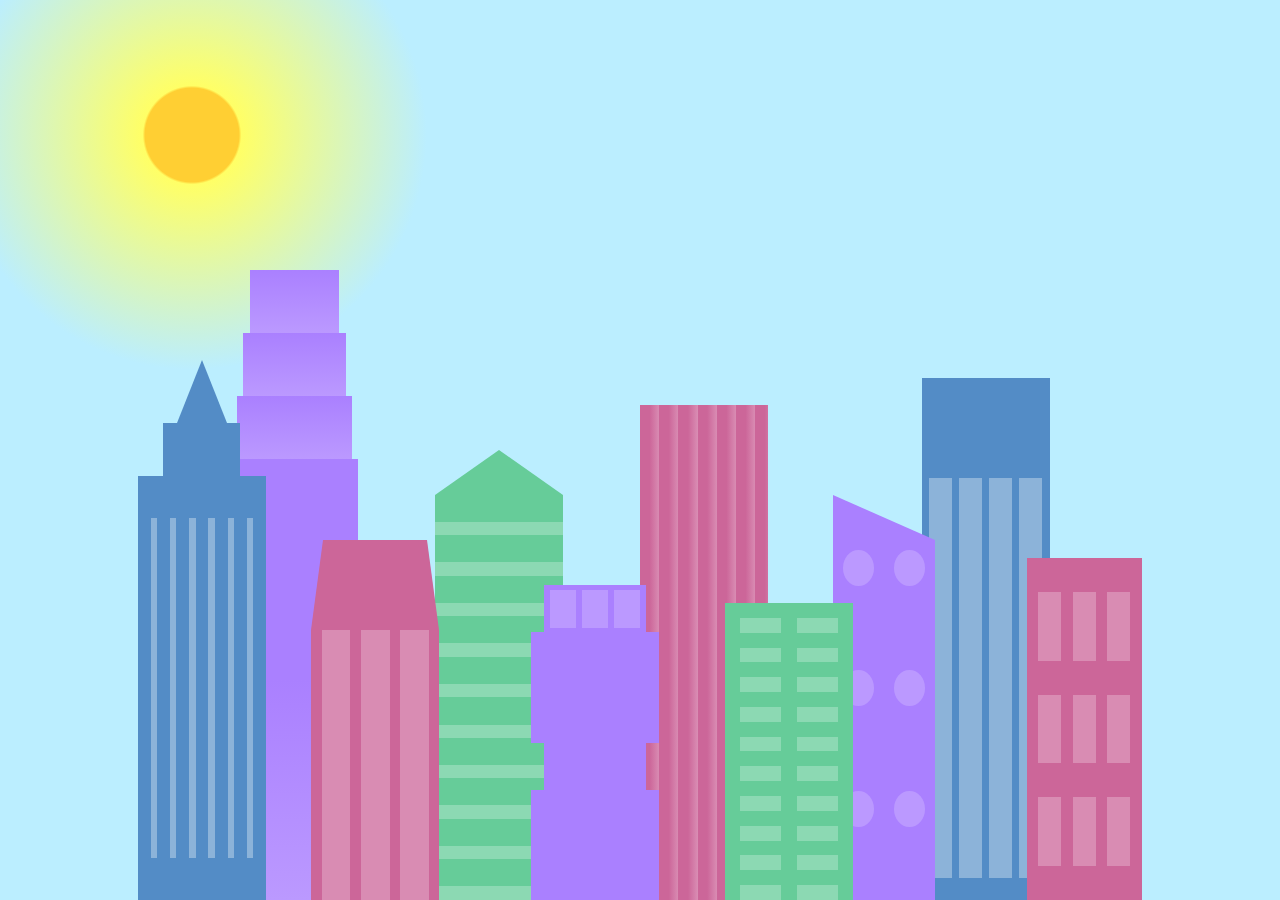
<file: ResponsiveWebDesign/CitySkyline/index.html>
<!DOCTYPE html>
<html lang="en">
    <head>
        <meta charset="UTF-8">
        <meta name="viewport" content="width=device-width, initial-scale=1.0" />
        <link rel="stylesheet" href="styles.css" />
        <title>City Skyline</title>
    </head>
    <body>
        <div class="background-buildings sky">
            <div></div>
            <div></div>
            <div class="bb1 building-wrap">
                <div class="bb1a bb1-window"></div>
                <div class="bb1b bb1-window"></div>
                <div class="bb1c bb1-window"></div>
                <div class="bb1d"></div>
            </div>
            <div class="bb2">
                <div class="bb2a"></div>
                <div class="bb2b"></div>
            </div>
            <div class="bb3"></div>
            <div></div>
            <div class="bb4 building-wrap">
                <div class="bb4a"></div>
                <div class="bb4b"></div>
                <div class="bb4c window-wrap">
                    <div class="bb4-window"></div>
                    <div class="bb4-window"></div>
                    <div class="bb4-window"></div>
                    <div class="bb4-window"></div>
                </div>
            </div>
            <div></div>
            <div></div>
        </div>
        <div class="foreground-buildings">
            <div></div>
            <div></div>
            <div class="fb1 building-wrap">
                <div class="fb1a"></div>
                <div class="fb1b"></div>
                <div class="fb1c"></div>
            </div>
            <div class="fb2">
                <div class="fb2a"></div>
                <div class="fb2b window-wrap">
                    <div class="fb2-window"></div>
                    <div class="fb2-window"></div>
                    <div class="fb2-window"></div>
                    
                </div>
            </div>
            <div></div>
            <div class="fb3 building-wrap">
                <div class="fb3a window-wrap">
                    <div class="fb3-window"></div>
                    <div class="fb3-window"></div>
                    <div class="fb3-window"></div>
                </div>
                <div class="fb3b"></div>
                <div class="fb3a"></div>
                <div class="fb3b"></div>
            </div>
            <div class="fb4">
                <div class="fb4a"></div>
                <div class="fb4b">
                    <div class="fb4-window"></div>
                    <div class="fb4-window"></div>
                    <div class="fb4-window"></div>
                    <div class="fb4-window"></div>
                    <div class="fb4-window"></div>
                    <div class="fb4-window"></div>
                </div>
            </div>
            <div class="fb5"></div>
            <div class="fb6"></div>
            <div></div>
            <div></div>
        </div>
    </body>
</html>
</file>
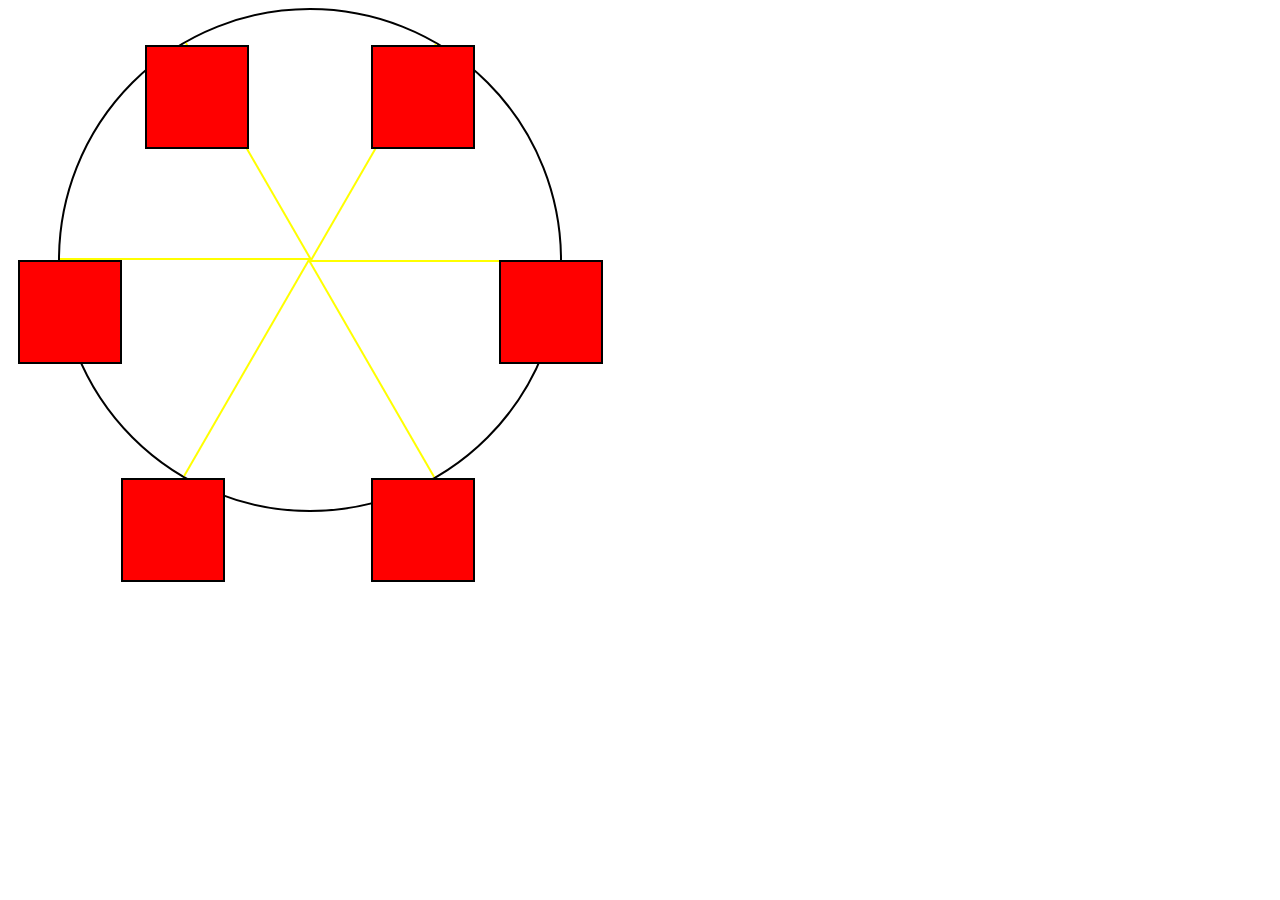
<file: ResponsiveWebDesign/CSSAnimationFerrisWheel/index.html>
<!DOCTYPE html>
<html lang="en">
  <head>
    <meta charset="UTF-8"/>
    <title>Ferris Wheel</title>
    <link rel="stylesheet" href="./styles.css" />
  </head>
  <body>
    <div class="wheel">
        <span class="line"></span>
        <span class="line"></span>
        <span class="line"></span>
        <span class="line"></span>
        <span class="line"></span>
        <span class="line"></span>
        
        <div class="cabin"></div>
        <div class="cabin"></div>
        <div class="cabin"></div>
        <div class="cabin"></div>
        <div class="cabin"></div>
        <div class="cabin"></div>
      </div>
  </body>
</html>
</file>
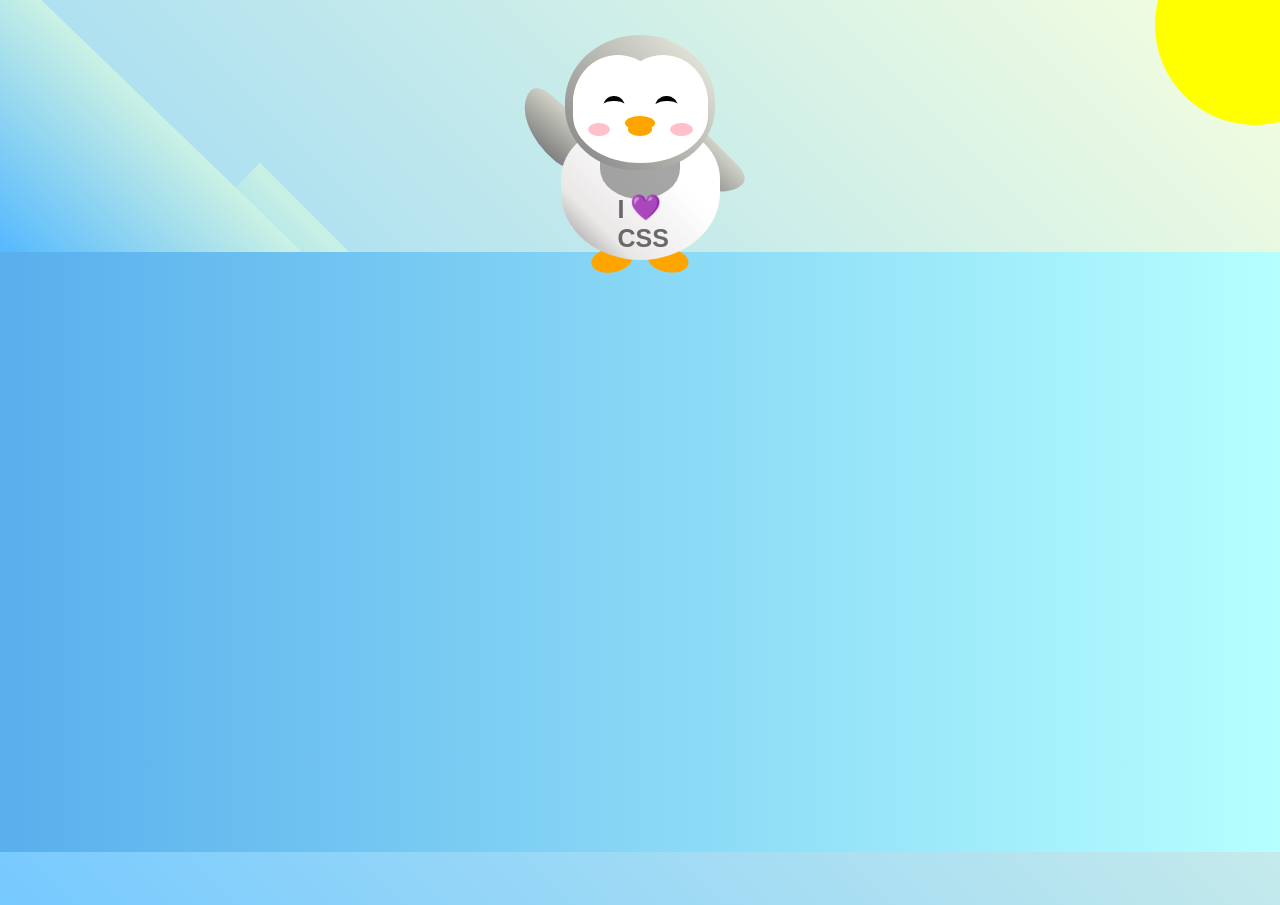
<file: ResponsiveWebDesign/CSSTransformsPenguin/index.html>
<!DOCTYPE html>
<html lang="en">
    <head>
        <meta charset="UTF-8">
        <meta name="viewport" content="width=device-width, initial-scale=1.0">
        <title>CSSTransformsPenguin</title>
        <link rel="stylesheet" href="styles.css">
    </head>
    <body>
        <div class="left-mountain"></div>
        <div class="back-mountain"></div>
        <div class="sun"></div>
        
        
        <div class="penguin">
            <div class="penguin-head">
                <div class="left face"></div>
                <div class="right face"></div>
                <div class="chin"></div>

                <div class="left eye">
                    <div class="eye-lid"></div>
                </div>

                <div class="right eye">
                    <div class="eye-lid"></div>
                </div>
                <div class="left blush"></div>
                <div class="right blush"></div>

                <div class="top beak"></div>
                <div class="bottom beak"></div>
            </div>

            <div class="shirt">
                <div>💜</div>
                <p>I CSS</p>
            </div>
            <div class="penguin-body">
                <div class="left arm"></div>
                <div class="right arm"></div>
                <div class="left foot"></div>
                <div class="right foot"></div>
            </div>
        </div>
        <div class="ground"></div>
    </body>
</html>
</file>
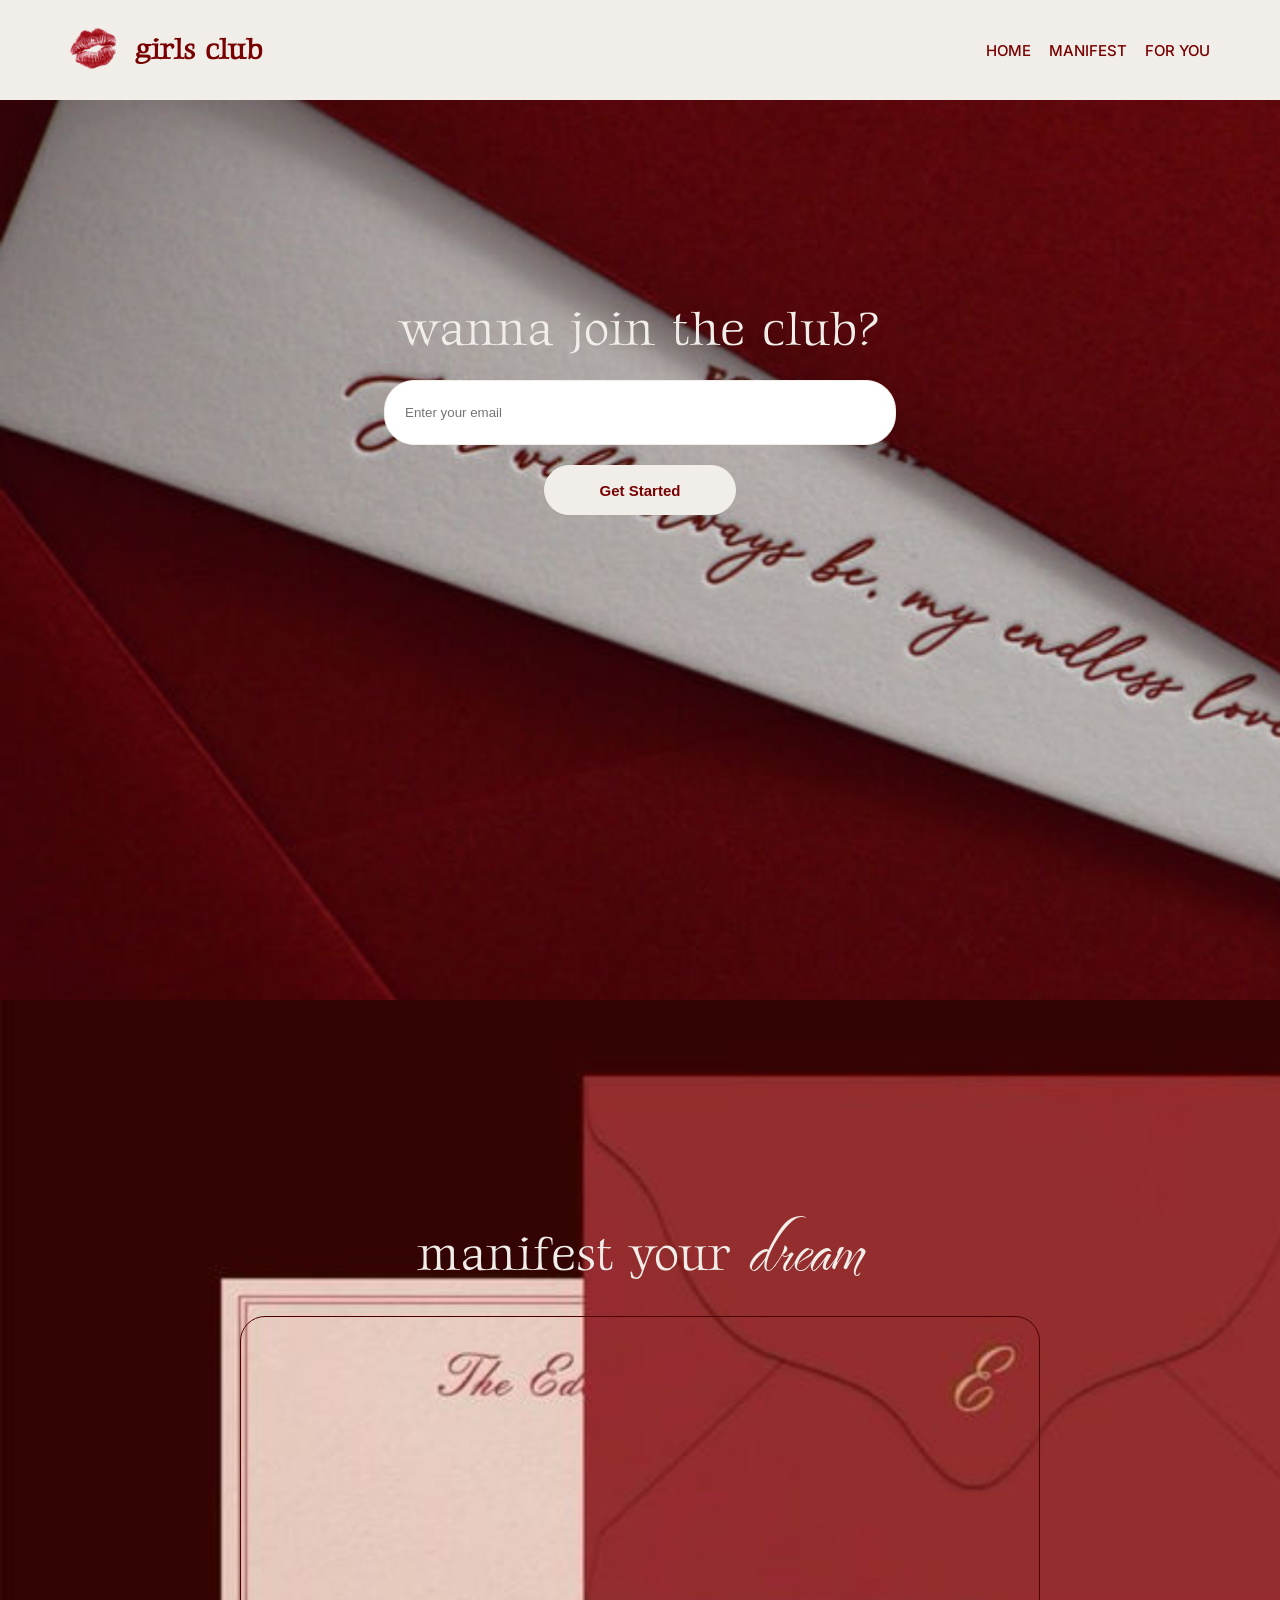
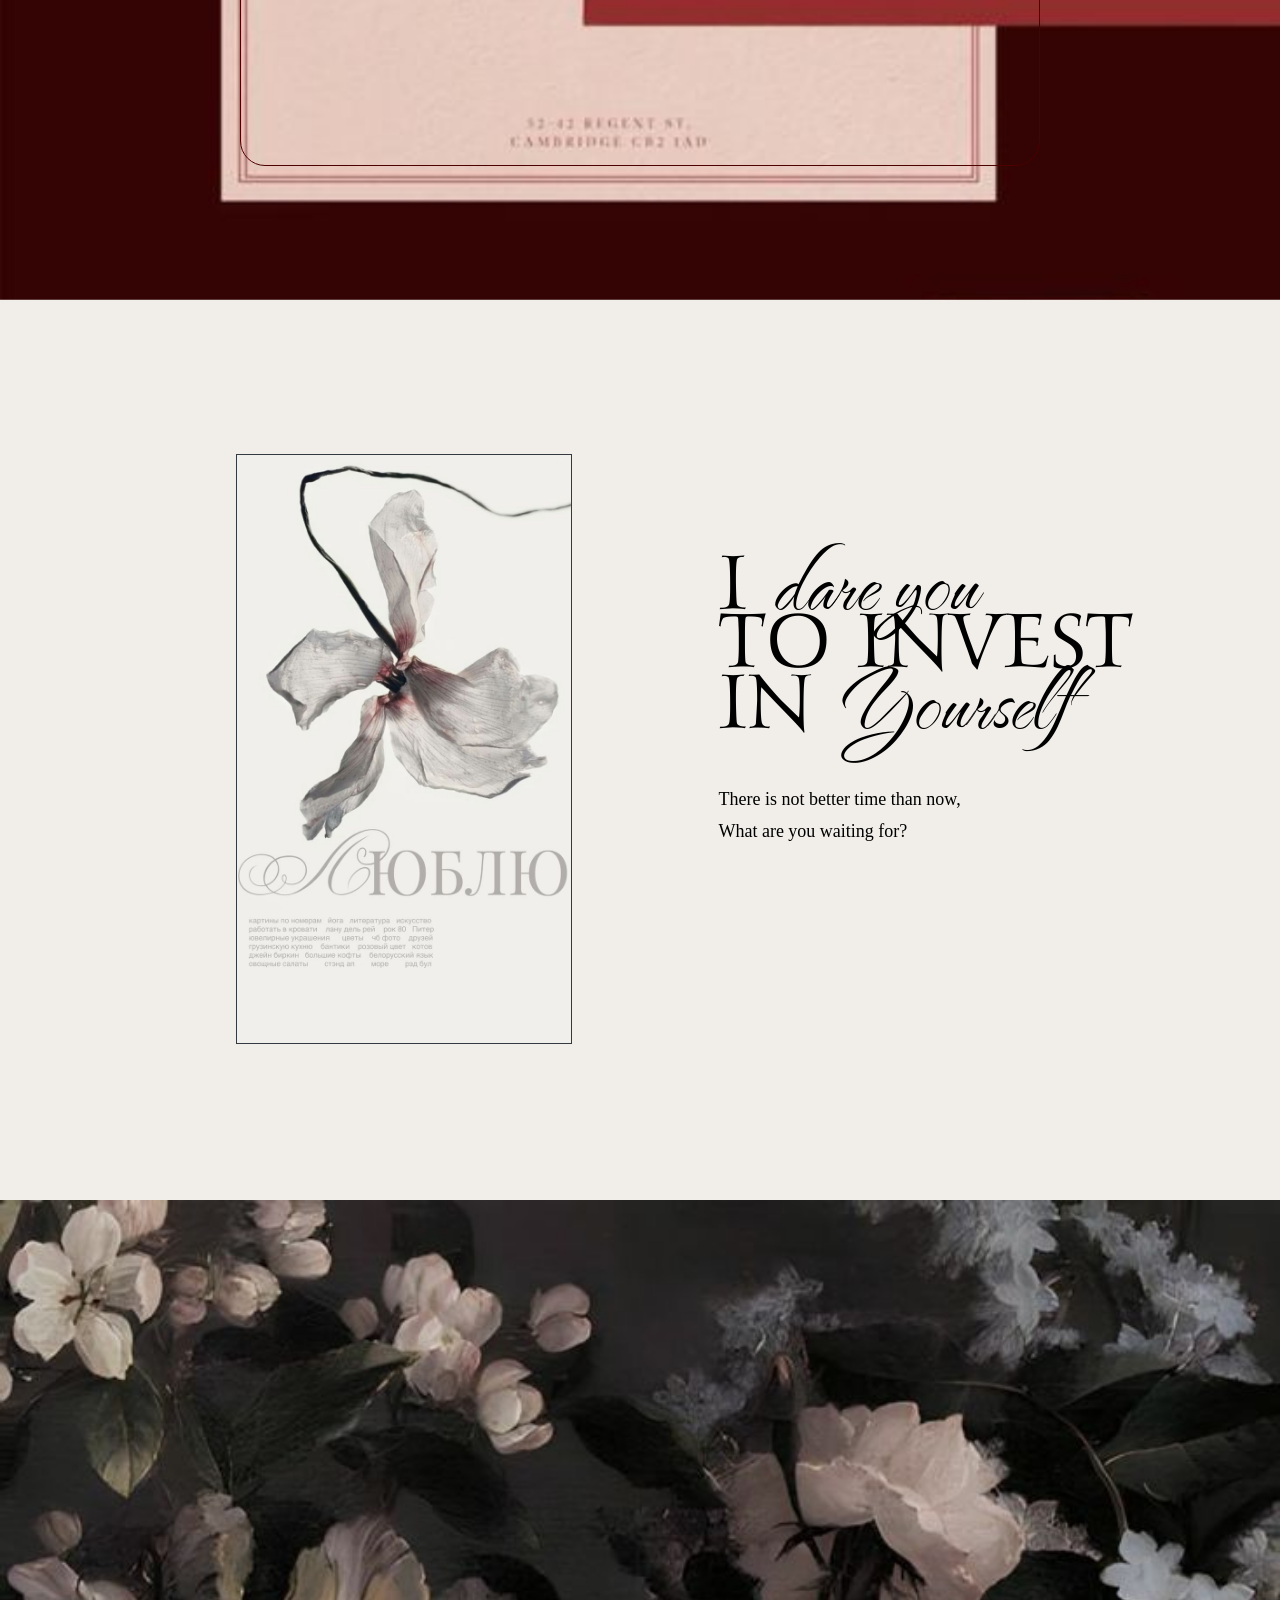
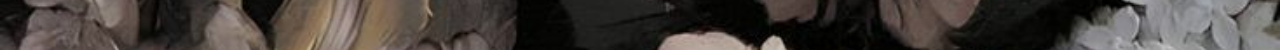
<file: ResponsiveWebDesign/ProductLandingPagePROJECT/index.html>
<!DOCTYPE html>
<html lang="en">
    <head>
        <meta charset="UTF-8" />
        <meta name="viewport" content="width=device-width, initial-scale=1.0" />
        <title>Product Landing Page</title>
        <link rel="stylesheet" href="styles.css" />
        <link rel="stylesheet" href="https://fonts.googleapis.com/css2?family=Gideon+Roman&family=Inter:ital,opsz,wght@0,14..32,100..900;1,14..32,100..900&family=Monsieur+La+Doulaise&family=The+Nautigal:wght@400;700&display=swap">
    </head>
    <body>
        <header id="header">
            <div class="logo-container">
                <img
                    id="header-img"
                    src="./assets/logo.png"
                    alt="logo"
                    class="logo"
                />
                <h1 class="logo-text">girls club</h1>
            </div>
            
            <nav id="nav-bar">
                <ul class="nav-links">
                    <li><a href="#home">HOME</a></li>
                    <li><a href="#manifest">MANIFEST</a></li>
                    <li><a href="#for-you">FOR YOU</a></li>                                        
                </ul>
            </nav>
        </header>
        <main>
            <section id="home" class="section-align">
                <h1 class="title">wanna join the club?</h1>
                <form id="form" action="https://www.freecodecamp.com/email-submit">
                    <input  
                        type="email"
                        id="email"
                        name="email"
                        placeholder="Enter your email"
                    />
                    <input
                        type="submit"
                        id="submit"
                        value="Get Started"
                    />
                </form>
            </section>
            <section id="manifest" class="section-align">
                <h1 class="title">manifest your <span class="cursive">dream</span></h1>
                <iframe 
                    id="video"
                    src="https://www.youtube.com/embed/_TYXzd6_fP8?si=5eyNbo7hpVeCNxLN" 
                    frameborder="0" 
                    allow="accelerometer; autoplay; clipboard-write; encrypted-media; gyroscope; picture-in-picture; web-share" 
                    referrerpolicy="strict-origin-when-cross-origin" 
                    allowfullscreen>
                </iframe>
            </section>
            <section id="for-you">
                <aside>
                    <img 
                        src="./assets/flower.jpg"
                        alt="flower"
                        class="img-1"
                    />
                </aside>
                <article>
                    <h2 class="for-you-title">
                        I <span class="cursive cursive-big">dare you</span> <br />
                        TO INVEST <br />
                        IN <span class="cursive cursive-big">Yourself</span>
                    
                    </h2>
                    <p class="subtitle">
                        There is not better time than now, <br />
                        What are you waiting for?
                    </p>
                    </article>
            </section>
            <section id="footer" class="section-align">

            </section>
        </main>
    </body>
</html>
</file>
<file: ResponsiveWebDesign/CitySkyline/styles.css>
:root {
    --building-color1: #aa80ff;
    --building-color2: #66cc99;
    --building-color3: #cc6699;
    --building-color4: #538cc6;
    --window-color1: #bb99ff;
    --window-color2: #8cd9b3;
    --window-color3: #d98cb3;
    --window-color4: #8cb3d9;
}

* {
    box-sizing: border-box;
    overflow: hidden;
    /* guide */
    /* border: 1px solid black; */
}

body {
    margin: 0;
    height: 100vh;
    overflow: hidden;
}

.background-buildings, .foreground-buildings {
    top: 0;
    position: absolute;
    width: 100%;
    height: 100%;
    display: flex;
    align-items: flex-end;
    justify-content: space-evenly;
}

.building-wrap {
    display: flex;
    flex-direction: column;
    align-items: center;
}

.window-wrap {
    display: flex;
    justify-content: space-evenly;
    align-items: center;
}

.sky {
    background: radial-gradient(
        circle closest-corner at 15% 15%,
        #ffcf33,
        #ffcf33 20%,
        #ffff66 21%,
        #bbeeff 100%
    );
}

/* BACKGROUND BUILDINGS - "bb" stands for "background building" */

.bb1 {
    display: flex;
    flex-direction: column;
    align-items: center;
    width: 10%;
    height: 70%;
}

.bb1-window {
    height: 10%;
    background: linear-gradient(
            var(--building-color1), 
            var(--window-color1)
        );
}

.bb1a {
    width: 70%;
}

.bb1b {
    width: 80%;
}

.bb1c {
    width: 90%;
}

.bb1d {
    width: 100%;
    height: 70%;
    background: linear-gradient(
            /* orange, */
            var(--building-color1) 50%, 
            var(--window-color1)
        );
}

.bb2 {
    width: 10%;
    height: 50%;
}

.bb2a {
    /* margin: auto;
    width: 5vw;
    height: 5vw; 
    border-top: 1vw solid #000; */
    border-bottom: 5vh solid var(--building-color2);
    border-left: 5vw solid transparent;
    border-right: 5vw solid transparent;
  }

.bb2b {
    width: 100%;
    height: 100%;
    background: repeating-linear-gradient(
            var(--building-color2),
            var(--building-color2) 6%,
            var(--window-color2) 6%,
            var(--window-color2) 9%
        );
}
.bb3 {
    width: 10%;
    height: 55%;
    background: repeating-linear-gradient(
            90deg,
            var(--building-color3),
            var(--building-color3),
            var(--window-color3) 15%
        );
}
.bb4 {
    width: 10%;
    height: 58%;
    background-color: var(--building-color4);
}

.bb4a {
    width: 3%;
    height: 10%;
    background-color: var(--building-color4);
}

.bb4b {
    width: 80%;
    height: 5%;
    background-color: var(--building-color4);
}

.bb4c {
    width: 100%;
    height: 85%;
    background-color: var(--building-color4);
}

.bb4-window {
    width: 18%;
    height: 90%;
    background-color: var(--window-color4);
}

/* FOREGROUND BUILDINGS - "fb" stands for "foreground building" */
.fb1 {
    width: 10%;
    height: 60%;
}

.fb1a {
    border-bottom: 7vh solid var(--building-color4);
    border-left: 2vw solid transparent;
    border-right: 2vw solid transparent;
}

.fb1b {
    width: 60%;
    height: 10%;
    background-color: var(--building-color4);
}

.fb1c {
    width: 100%;
    height: 80%;
    background: repeating-linear-gradient(
        90deg,
        var(--building-color4),
        var(--building-color4) 10%,
        transparent 10%,
        transparent 15%
    ),
    repeating-linear-gradient(
        var(--building-color4),
        var(--building-color4) 10%,
        var(--window-color4) 10%,
        var(--window-color4) 90%
    );
}

.fb2 {
    width: 10%;
    height: 40%;
    
}

.fb2a {
    width: 100%;
    border-bottom: 10vh solid var(--building-color3);
    border-left: 1vw solid transparent;
    border-right: 1vw solid transparent;
}

.fb2b {
    width: 100%;
    height: 75%;
    background-color: var(--building-color3);
}

.fb2-window {
    width: 22%;
    height: 100%;
    background-color: var(--window-color3);
}

.fb3 {
    width: 10%;
    height: 35%;
}

.fb3a {
    width: 80%;
    height: 15%;
    background-color: var(--building-color1);
}

.fb3b {
    width: 100%;
    height: 35%;
    background-color: var(--building-color1);
}

.fb3-window {
    width: 25%;
    height: 80%;
    background-color: var(--window-color1);
}


.fb4 {
    position: relative;
    left: 10%;
    width: 8%;
    height: 45%;
}

.fb4a {
    border-top: 5vh solid transparent;
    border-left: 8vw solid var(--building-color1);
}

.fb4b {
    width: 100%;
    height: 89%;
    background-color: var(--building-color1);
    display: flex;
    flex-wrap: wrap;
}

.fb4-window {
    width: 30%;
    height: 10%;
    border-radius: 50%;
    background-color: var(--window-color1);
    margin: 10%;
}

.fb5 {
    position: relative;
    right: 10%;
    width: 10%;
    height: 33%;
    background: repeating-linear-gradient(
            var(--building-color2),
            var(--building-color2) 5%,
            transparent 5%,
            transparent 10%
        ),
        repeating-linear-gradient(
            90deg,
            var(--building-color2),
            var(--building-color2) 12%,
            var(--window-color2) 12%,
            var(--window-color2) 44%
        );
}

.fb6 {
    width: 9%;
    height: 38%;
    background: repeating-linear-gradient(
            90deg,
            var(--building-color3),
            var(--building-color3) 10%,
            transparent 10%,
            transparent 30%
        ),
        repeating-linear-gradient(
            var(--building-color3),
            var(--building-color3) 10%,
            var(--window-color3) 10%,
            var(--window-color3) 30%
        );
}

@media (max-width: 1000px) {

    :root {
        --building-color1: #000;
        --building-color2: #000;
        --building-color3: #000;
        --building-color4: #000;
        --window-color1: #777;
        --window-color2: #777;
        --window-color3: #777;
        --window-color4: #777;
    }
    .sky {
        background: radial-gradient(
            circle closest-corner at 15% 15%,
            #ccc,
            #ccc 20%,
            #445 21%,
            #223 100%
        );
    }
}
</file>
<file: ResponsiveWebDesign/CSSAnimationFerrisWheel/styles.css>
.wheel {
    position: absolute;
    height: 55vw;
    width: 55vw;
    border: 2px solid black;
    border-radius: 50%;
    margin-left: 50px;
    max-height: 500px;
    max-width: 500px;

    animation-name: wheel;
    animation-duration: 10s;

    /* infinite */
    animation-iteration-count: infinite;
    
    /* same rate from start to finish */
    animation-timing-function: linear;
}

.line {
    position: absolute;
    left: 50%;
    top: 50%;
    background-color: yellow;
    width: 50%;
    height: 2px;

    /* This will offset the origin point by 0% from the left and 0% from the top,
        setting it to the top left corner of the element. */
    transform-origin: 0% 0%; 
}

/* second line */
.line:nth-of-type(2) {
    /* The rotate(60deg) value will rotate 
        the element around its transform-origin point by 60 degrees clockwise. */
    transform: rotate(60deg);
}

/* third line */
.line:nth-of-type(3) {
    transform: rotate(120deg);
}

/* fourth line */
.line:nth-of-type(4) {
    transform: rotate(180deg);
}

/* fifth line */
.line:nth-of-type(5) {
    transform: rotate(240deg);
}

/* sixth line */
.line:nth-of-type(6) {
    transform: rotate(300deg);
}

.cabin {
    position: absolute;
    border: 2px solid;
    background-color: red;
    width: 20%;
    height: 20%;
    /* 0 from the top and 50 from the left */
    transform-origin: 50% 0%;

    /* animation-name, animation-duration, animation-timing, animation-iteration-count */
    animation: cabins 10s ease-in-out infinite;
}

/* first cabin */
.cabin:nth-of-type(1) {
    right: -8.5%;
    top: 50%;
}

/* second cabin */
.cabin:nth-of-type(2) {
    right: 17%;
    top: 93.5%;
}

/* third cabin */
.cabin:nth-of-type(3) {
    right: 67%;
    top: 93.5%;
}

/* fourth cabin */
.cabin:nth-of-type(4) {
    left: -8.5%;
    top: 50%;
}

/* fifth cabin */
.cabin:nth-of-type(5) {
    left: 17%;
    top: 7%;
}

/* sixth cabin */
.cabin:nth-of-type(6) {
    right: 17%;
    top: 7%;
}

/* keyframes - css animation 
wheel - kf name */
@keyframes wheel {
    /* start */
    0% {
        transform: rotate(0deg);
    }

    /* end = full rotation*/
    100% {
        transform: rotate(360deg);
    }
}

@keyframes cabins {
    0% {
        transform: rotate(0deg);
    }

    25% {
        background-color: green;
    }

    50% {
        background-color: purple;
    }

    75% {
        background-color: blue;
    }

    100% {
        transform: rotate(-360deg);
    }
}
</file>
<file: ResponsiveWebDesign/CSSTransformsPenguin/styles.css>
:root {
    --penguin-face: white;
    --penguin-picorna: orange;
    --penguin-skin: gray;
}

body {
    margin: 0;
    padding: 0;
    width: 100%;
    height: 100vh;
    background: linear-gradient(45deg,rgb(118, 201, 255),rgb(247,255,222));
    overflow: hidden;
}


.left-mountain {
    position: absolute;
    margin-top: 100px;
    width: 300px;
    height: 300px;
    background: linear-gradient(
        rgb(203,241,228),
        rgb(80,183,255)
    );

    /* 0deg = x-axis, 44deg = y-axis */
    transform: skew(0deg, 44deg);
    z-index: 2;
}

.back-mountain {
    position: absolute;
    left: 110px;
    top: 225px;
    width: 300px;
    height: 300px;
    background: linear-gradient(
        rgb(203,241,228),
        rgb(47,170,255)
    );

    transform: rotate(45deg);
    z-index: 1;
}

.sun {
    position: absolute;
    top: -75px;
    right: -75px;
    border-radius: 50%;
    width: 200px;
    height: 200px;
    background-color: yellow;
}

.penguin {
    position: relative;
    width: 300px;
    height: 300px;
    /* background-color: red; */
    margin: 5px auto;

    z-index: 4;
    /* duration timing-funct delay */
    transition: 1s ease-in-out 0ms;
}

/* penguin descendants */
.penguin * {
    position: absolute;
}


.penguin:active {
    /* increase its size by 50% in both dimensions */
    transform: scale(1.5);
    /* no dragging */
    cursor: not-allowed;
}


.penguin-head {
    top: 10%;
    left: 25%;
    width: 50%;
    height: 45%;
    background: linear-gradient(
        45deg,
        var(--penguin-skin),
        rgb(239,240,228)
    );

    border-radius: 70% 70% 65% 65%;

    z-index: 1;
}

.face {
    top: 15%;
    width: 60%;
    height: 70%;
    background-color: var(--penguin-face);
    border-radius: 70% 70% 60% 60%;
}

.face.left {
    left: 5%;
}

.face.right {
    right: 5%;
}

.chin {
    top: 25%;
    left: 5%;
    border-radius: 70% 70% 100% 100%;
    width: 90%;
    height: 70%;
    background-color: var(--penguin-face);
}

.eye {
    top: 45%;
    width: 15%;
    height: 17%;
    background-color: black;
    border-radius: 50%;
}

.eye.left {
    left: 25%;
}
.eye.right {
    right: 25%;
}

.eye-lid {
    top: 25%;
    left: -23%;
    border-radius: 50%;
    width: 150%;
    height: 100%;
    background-color: var(--penguin-face);
}

.blush {
    top: 65%;
    width: 15%;
    height: 10%;
    background-color: pink;
    border-radius: 50%;
}

.blush.left {
    left: 15%;
}
.blush.right {
    right: 15%;
}

.beak {
    height: 10%;
    background-color: var(--penguin-picorna);
    border-radius: 50%;
}

.beak.top {
    top: 60%;
    left: 40%;
    width: 20%;
}
.beak.bottom {
    top: 65%;
    left: 42%;
    width: 16%;
}

.shirt {
    /* font-size: 25px;
    font-family: Helvetica, sans-serif;
    font-weight: bold; */
    top: 165px;
    left: 127.5px;
    font: bold 25px Helvetica, sans-serif;
    z-index: 1;
    color: #6a6969;

}

.shirt div {
    top: 22.5px;
    left: 12px;
    font-weight: initial; /* reset to normal */
}

.penguin-body {
    top: 40%;
    left: 23.5%;
    width: 53%;
    height: 45%;
    background: linear-gradient(
        45deg,
        rgb(134,133,133) 0%,
        rgb(234,231,231) 25%,
        white 67%
    );
    border-radius: 80% 80% 100% 100%;
}

/* first child */
.penguin-body::before {
    position: absolute;
    top: 10%;
    left: 25%;
    content: "";
    width: 50%;
    height: 45%;
    background-color: var(--penguin-skin);

    /* top corners = 0, bottom = 100% */
    border-radius: 0% 0% 100% 100%;

    /* increase transparency by 30% */
    opacity: 70%;
}

.arm {
    width: 30%;
    height: 60%;
    background: linear-gradient(
        90deg,
        var(--penguin-skin),
        rgb(209,210,199)
    );

    /* top-l, r bottom-r, l */
    border-radius: 30% 30% 30% 120%;
    z-index: -1;

}

.arm.left {
    top: 35%;
    left: 5%;

    transform-origin: top left;
    /* rotate 130deg, invert x-axis */
    transform: rotate(130deg) scaleX(-1);

    animation: wave 3s linear infinite;
}
.arm.right {
    top: 0%;
    right: -5%;

    /* counterclockwise (-) */
    transform: rotate(-45deg);
}

@keyframes wave {
    10% {
        transform: rotate(110deg) scaleX(-1);
    }
    20% {
        transform: rotate(130deg) scaleX(-1);
    }
    30% {
        transform: rotate(110deg) scaleX(-1);
    }
    40% {
        transform: rotate(130deg) scaleX(-1);
    }
}

.foot {
    top: 85%;
    width: 15%;
    height: 30%;
    background-color: var(--penguin-picorna);
    border-radius: 50%;

    z-index: -1;
}

.foot.left {
    left: 25%;
    transform: rotate(80deg);
}
.foot.right {
    right: 25%;
    transform: rotate(-80deg);
}

.ground {
    position: absolute;
    margin-top: -58px;
    width: 100vw;
    /* height: 400px; */

    /* 100 viewport height minus .penguin height */
    height: calc(100vh - 300px);
    background: linear-gradient(
        90deg, 
        rgb(88, 175, 236),
        rgb(182, 255, 255)
    );
    z-index: 3;
    
}
</file>
<file: ResponsiveWebDesign/ProductLandingPagePROJECT/styles.css>
:root {
    --cream: #F1EEE9;
    --burgundy: #780000;
    --dark-burgundy: #4C0000;
    --dark-gray: #343A40;
    --monsieur: 'Monsieur La Doulaise', serif;
    --nautigal: 'The Nautigal', serif;
    --gideon: 'Gideon Roman', serif;
    --inter: 'Inter', serif;
} 


* {
    margin: 0;
    padding: 0;
    box-sizing: border-box;
}

html {
    scroll-behavior: smooth;
    font-size: 62.5%; /* 1rem = 10px*/
}

header {
    display: flex;
    justify-content: space-between;
    background-color: var(--cream);
    padding: 10px 5px;
    position: sticky;
    top: 0;
}

.logo {
    width: 80px;
}

.logo-text{
    font-family: var(--gideon);
    font-size: 3rem;
}

.logo-container {
    display: flex;
    align-items: center;
    color: var(--burgundy);
    margin-left: 50px;
}

a {
    text-decoration: none;
    color: var(--burgundy);
}

.nav-links {
    display: flex;
    justify-content: space-between;
    align-items: center;
    font-size: 1.5rem;
    list-style-type: none;
    width: 100%;
    padding: 0 15px;
    
    
}

#nav-bar { 
    text-align: center;
    display: flex;
    justify-content: space-between;
    width: 20%;
    margin-right: 50px;
    font-family: var(--inter);
    font-weight: 500;
}

#home {
    top: 0;
    background-image: url("./assets/image-adjust.png");
}

#manifest {
    background-image: url("./assets/letter.png");
}

#for-you {
    display: flex;
    flex-direction: row;
    background-color: var(--cream);
    align-items: center;
    justify-content: center;
    width: 100%;
    height: 100vh;

}

#footer {
    background-image: url("./assets/foo.jpg");
    height: 50vh;
}

.section-align {
    display: flex;
    flex-direction: column;
    align-items: center;
    width: 100%;
    height: 100vh;
    object-fit: cover;
    background-size: cover;
}


.title {
    color: var(--cream);
    font-size: 5rem;
    font-family: var(--gideon);
    font-weight: 400;
    margin: 200px 0 20px;
    
}

.subtitle {
    margin-top: 50px;
    font-size: 1.8rem;
    line-height: 32px;
}

.cursive {
    font-family: var(--nautigal);
    font-size: 8rem;
    font-weight: 200;
    margin-bottom: 20px;
}

.cursive-big {
    font-size: 10rem;
}

form {
    display: flex;
    flex-direction: column;
    justify-content: center;
    align-items: center;
    width: 100%;
}

#email {
    width: 40%;
    height: 65px;
    padding: 20px;
    border: 1px solid var(--cream);
    border-radius: 30px;
    -webkit-transition: 0.5s;
    transition: 0.5s;
    outline: none;
}

#email:focus {
    border: 1px solid var(--burgundy);
}

#submit {
    width: 15%;
    height: 50px;
    border: 1px solid var(--cream);
    border-radius: 30px;
    background-color: var(--cream);
    color: var(--burgundy);
    font-size: 1.5rem;
    font-weight: bold;
    margin-top: 20px;
    -webkit-transition: 0.5s;
    transition: 0.5s;
    outline: none;
    cursor: pointer;
}

#submit:hover {
    background-color: var(--burgundy);
    border: 1px solid var(--burgundy);
    color: var(--cream);
}

iframe {
    width: 800px;
    height: 450px;
    border: 1px solid var(--dark-burgundy);
    border-radius: 25px;
}

.img-1 {
    max-width: 850px;
    max-height: 590px;
    width: 50%;
    height: 50%;
    object-fit: cover;
    border: 1px solid var(--dark-gray);
    margin: 0 150px 0 190px;
}

article {
    margin-right: 100px;
}

.for-you-title {
    font-family: var(--gideon);
    font-size: 8rem;
    font-weight: 200;
    color: var(--black);
    line-height: 58px;
    margin-top: -100px;
}


@media only screen and (max-width: 1200px) {
    #nav-bar { 
        text-align: center;
        display: flex;
        justify-content: space-between;
        width: 40%;
        margin-right: 10px;
        font-family: var(--inter);
        font-weight: 500;
    }
}

@media only screen and (max-width: 1000px) {
    #nav-bar { 
        text-align: center;
        display: flex;
        justify-content: space-between;
        width: 40%;
        margin-right: 10px;
        font-family: var(--inter);
        font-weight: 500;
        /* background-color: red; */
    }

    .logo-container {
        display: flex;
        align-items: center;
        color: var(--burgundy);
        margin-left: 10px;
    }

    #email {
        width: 60%;
    }

    #submit {
        width: 45%;
    }

    .img-1 {
        width: 70%;
        margin: 0 250px 0 80px;
    }
}

/* @media only screen and (max-width: 900px) {
    
}

@media only screen and (max-width: 550px) {
    
    

}

@media only screen and (max-width: 420px) {
    
} */
</file>
